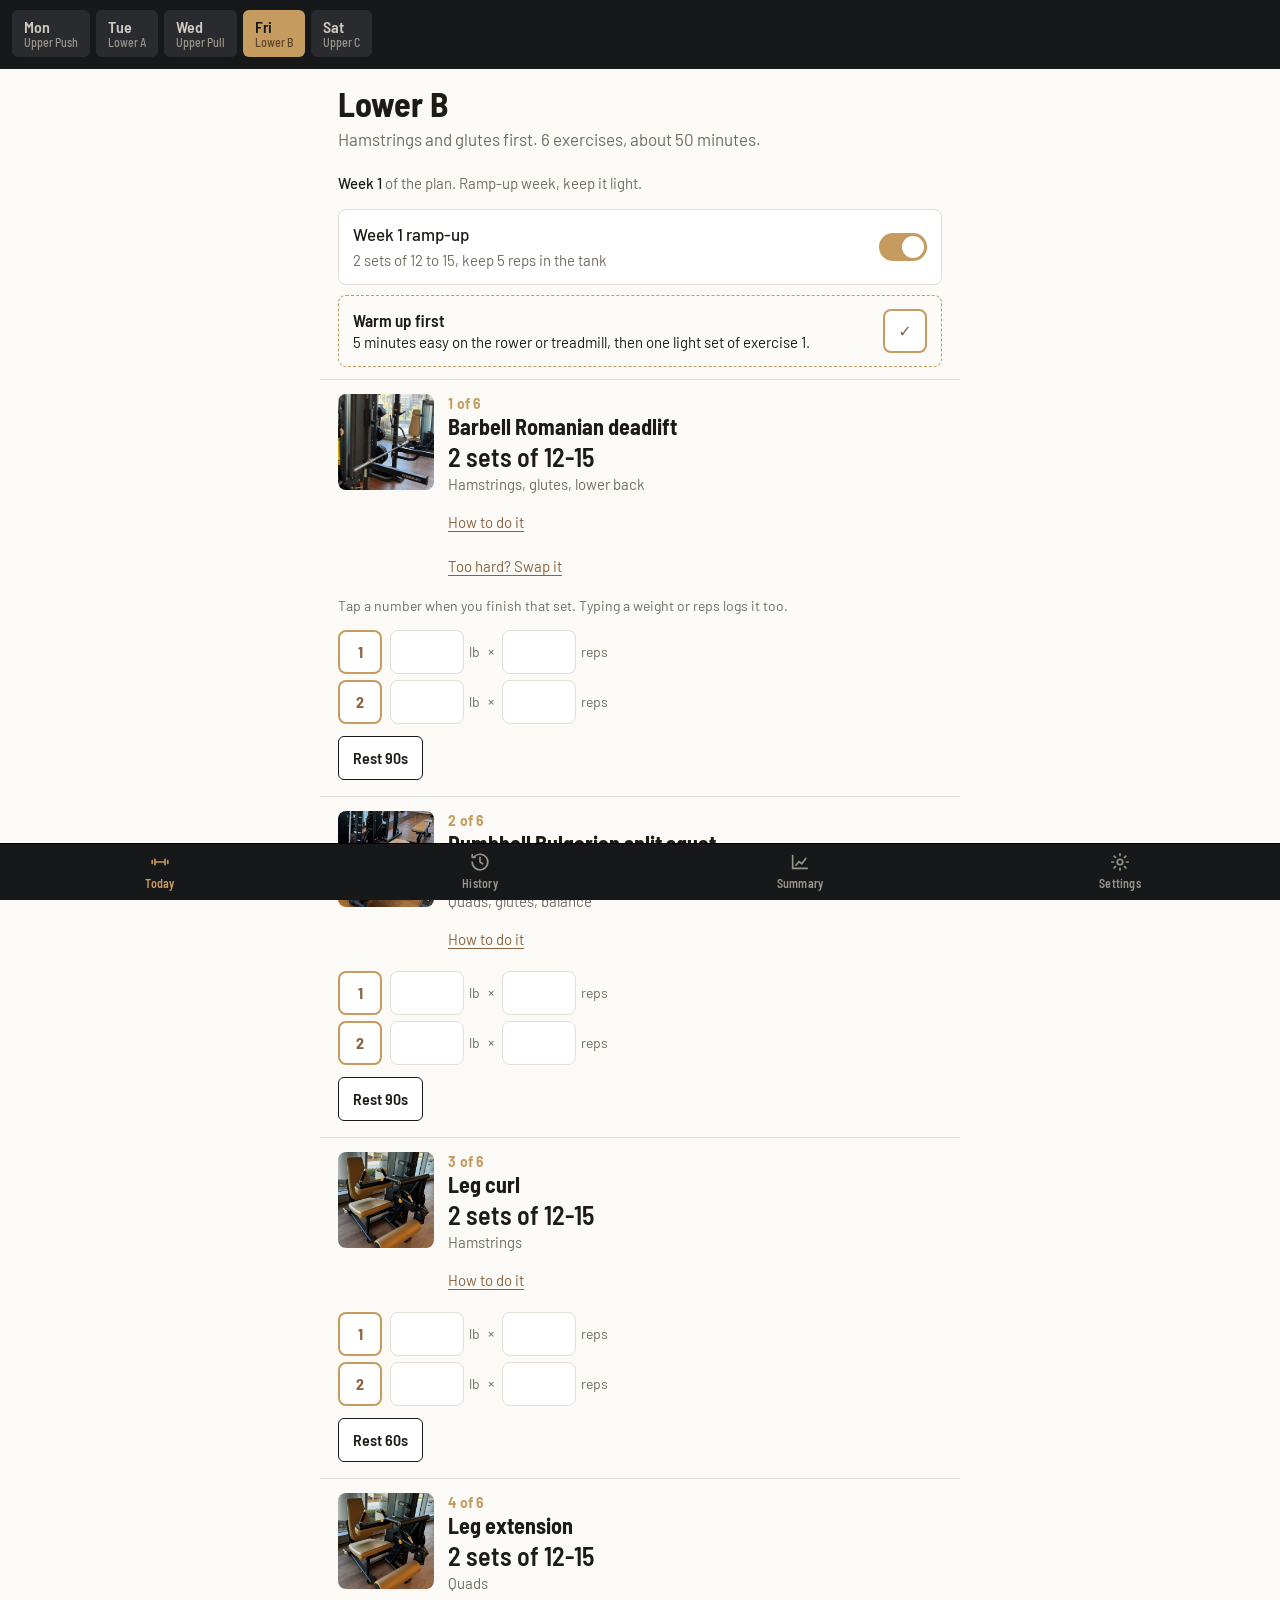
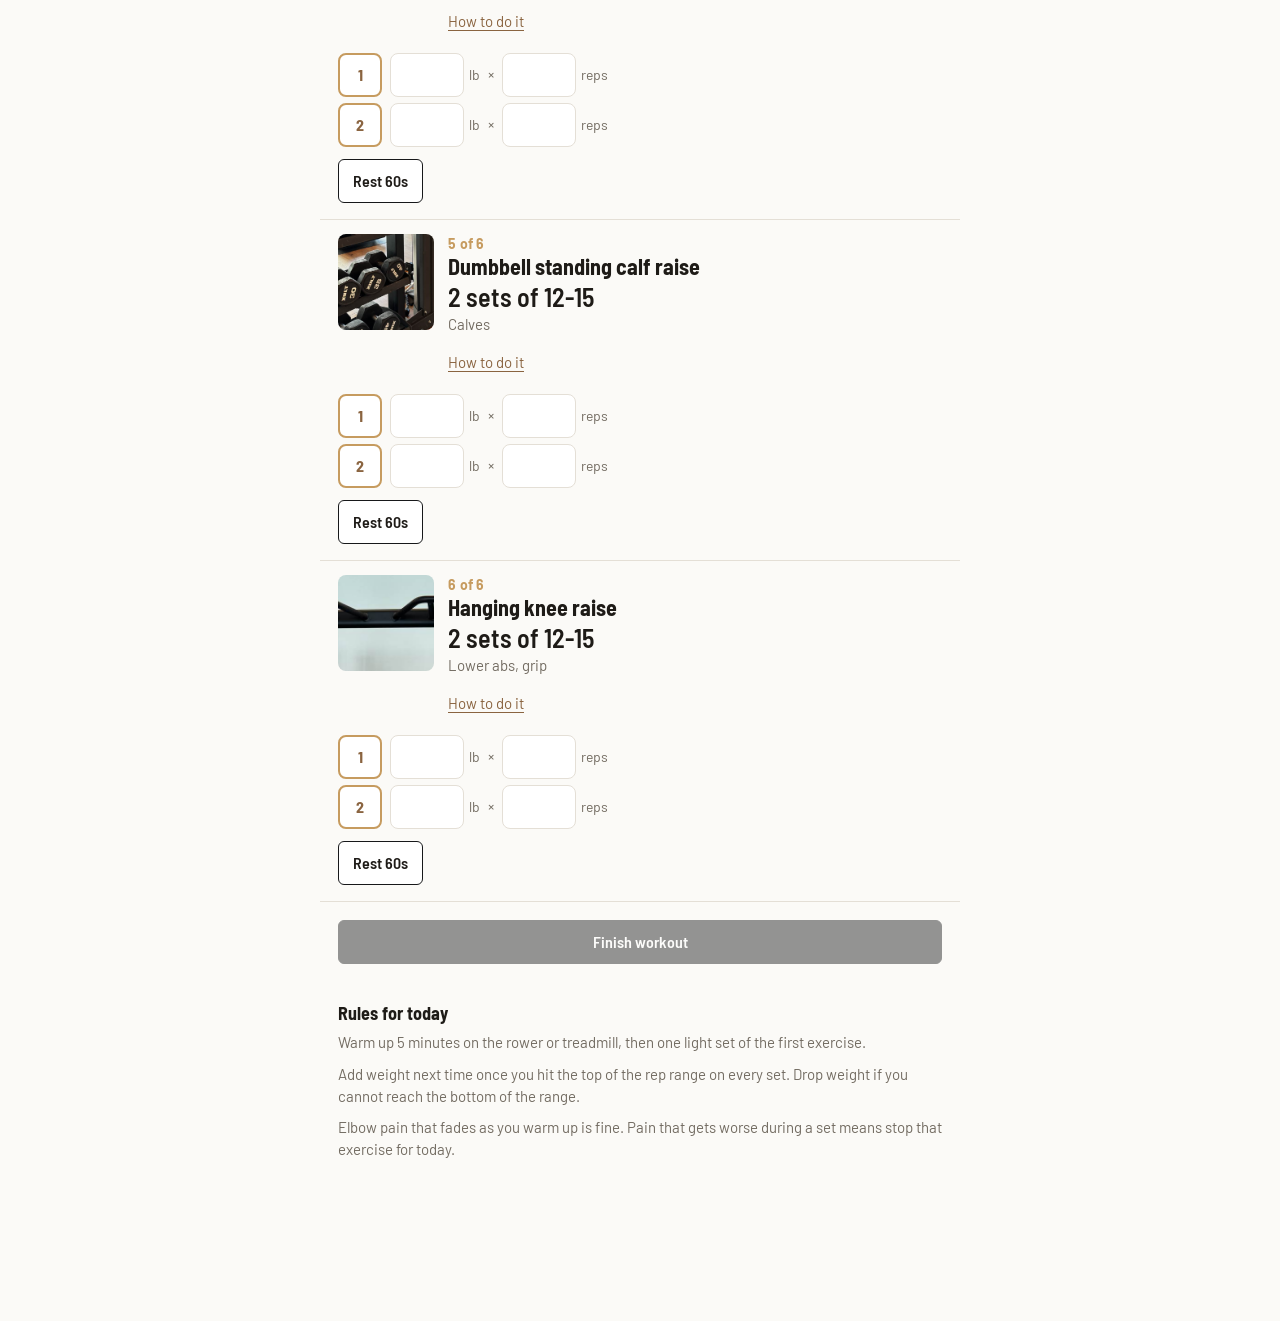
<file: index.html>
<!DOCTYPE html>
<html lang="en">
<head>
<meta charset="utf-8">
<meta name="viewport" content="width=device-width,initial-scale=1,viewport-fit=cover">
<title>Gym plan</title>
<meta name="theme-color" content="#17181a">
<meta name="description" content="Workout tracker for the 5 day plan.">
<link rel="manifest" href="manifest.json">
<meta name="apple-mobile-web-app-capable" content="yes">
<meta name="mobile-web-app-capable" content="yes">
<meta name="apple-mobile-web-app-status-bar-style" content="black">
<meta name="apple-mobile-web-app-title" content="Gym">
<link rel="apple-touch-icon" href="public/icon-180.png">
<link rel="icon" href="public/icon-192.png">
<link rel="preconnect" href="https://fonts.googleapis.com">
<link rel="preconnect" href="https://fonts.gstatic.com" crossorigin>
<link href="https://fonts.googleapis.com/css2?family=Barlow+Semi+Condensed:wght@500;600;700&family=Barlow:wght@400;500&display=swap" rel="stylesheet">
<link rel="stylesheet" href="styles.css">
</head>
<body>
<header class="top" id="top"></header>
<main id="main"></main>

<div class="timer" id="timer" role="status" aria-live="off">
  <div><b id="tm">1:30</b><span id="tlabel">rest, then next set</span></div>
  <button id="tstop" type="button">Done</button>
</div>

<nav class="nav" id="nav">
  <a href="#today" data-route="today">
    <svg viewBox="0 0 24 24" aria-hidden="true"><path d="M6.5 9v6M17.5 9v6M3.5 10.5v3M20.5 10.5v3M6.5 12h11"/></svg>
    <span class="navlab">Today</span>
  </a>
  <a href="#history" data-route="history">
    <svg viewBox="0 0 24 24" aria-hidden="true"><path d="M12 7v5l3 2"/><path d="M3.5 12a8.5 8.5 0 1 0 2.2-5.7"/><path d="M3.5 4v3h3"/></svg>
    <span class="navlab">History</span>
  </a>
  <a href="#summary" data-route="summary">
    <svg viewBox="0 0 24 24" aria-hidden="true"><path d="M4 19V5"/><path d="M4 19h16"/><path d="M7.5 15.5l3.5-4 3 2.5 4.5-6"/></svg>
    <span class="navlab">Summary</span>
  </a>
  <a href="#settings" data-route="settings">
    <svg viewBox="0 0 24 24" aria-hidden="true"><circle cx="12" cy="12" r="3"/><path d="M12 3v2M12 19v2M3 12h2M19 12h2M5.6 5.6l1.4 1.4M17 17l1.4 1.4M18.4 5.6L17 7M7 17l-1.4 1.4"/></svg>
    <span class="navlab">Settings</span>
  </a>
</nav>

<script type="module" src="src/app.js"></script>
</body>
</html>
</file>
<file: styles.css>
/* Palette and type carried over from gym-plan.html:
   near-black steel, tan from the machine leather, off-white paper. */
:root{
  --steel:#17181a; --steel2:#2a2b2e; --tan:#c69b5f; --tan2:#e7cf9e;
  --oak:#8a6440; --paper:#fbfaf7; --ink:#1e1b17; --mute:#736c62;
  --line:#e4dfd6; --ok:#3e7a4c; --warn:#9a3b2f;
  --nav-h:56px;
}
*{box-sizing:border-box}
[hidden]{display:none!important}
html,body{
  margin:0;background:var(--paper);color:var(--ink);
  font-family:Barlow,system-ui,-apple-system,"Helvetica Neue",sans-serif;
  font-size:17px;line-height:1.45;-webkit-text-size-adjust:100%;
  overflow-x:hidden;
}
h1,h2,h3,.big,.tab,.btn,.set,.navlab,.stat b,.timer b{
  font-family:"Barlow Semi Condensed",Barlow,system-ui,sans-serif;
}
img{max-width:100%}
button,input,select{font:inherit}

/* ---------- header ---------- */
.top{position:sticky;top:0;z-index:5;background:var(--steel);color:#fff;padding:env(safe-area-inset-top) 0 0}
.top h1{margin:0;padding:12px 18px 4px;font-size:22px;font-weight:700;letter-spacing:.01em}
.tabs{display:flex;overflow-x:auto;scrollbar-width:none;padding:10px 12px 12px;gap:6px}
.tabs::-webkit-scrollbar{display:none}
.tab{flex:0 0 auto;border:0;background:var(--steel2);color:#cfc9bf;padding:8px 12px;border-radius:6px;
  font-weight:600;font-size:16px;line-height:1.1;text-align:left;cursor:pointer;min-height:44px}
.tab small{display:block;font-weight:500;font-size:12px;color:#9a9388}
.tab.on{background:var(--tan);color:var(--steel)}
.tab.on small{color:#5a4525}
.tab:focus-visible,.btn:focus-visible,.set:focus-visible{outline:2px solid var(--tan2);outline-offset:2px}
.tab .dot{display:inline-block;width:6px;height:6px;border-radius:50%;background:var(--ok);margin-left:5px;vertical-align:middle}
.tab.on .dot{background:var(--steel)}

/* ---------- layout ---------- */
main{max-width:640px;margin:0 auto;padding:0 0 calc(var(--nav-h) + 76px + env(safe-area-inset-bottom))}
.head{padding:18px 18px 8px}
.head h1{margin:0;font-size:34px;line-height:1;font-weight:700}
.head p{margin:6px 0 0;color:var(--mute)}
.pad{padding:0 18px}
.muted{color:var(--mute)}
.empty{margin:28px 18px;padding:22px 18px;border:1px dashed var(--line);border-radius:10px;color:var(--mute);text-align:center}

/* ---------- bottom nav ---------- */
.nav{position:fixed;left:0;right:0;bottom:0;z-index:7;display:flex;background:var(--steel);
  padding-bottom:env(safe-area-inset-bottom);border-top:1px solid #000}
.nav a{flex:1;display:flex;flex-direction:column;align-items:center;justify-content:center;gap:2px;
  min-height:var(--nav-h);color:#9a9388;text-decoration:none;padding:6px 4px}
.nav a.on{color:var(--tan)}
.nav svg{width:22px;height:22px;stroke:currentColor;fill:none;stroke-width:1.8;stroke-linecap:round;stroke-linejoin:round}
.navlab{font-size:12px;font-weight:600;letter-spacing:.02em}

/* ---------- today: cards above the exercises ---------- */
.mode{display:flex;align-items:center;gap:10px;margin:14px 18px 10px;padding:12px 14px;
  border:1px solid var(--line);border-radius:8px;background:#fff}
.mode label{flex:1}
.mode strong{display:block;font-weight:500}
.mode span{color:var(--mute);font-size:15px}
.sw{position:relative;width:48px;height:28px;border-radius:14px;background:#cfc8bb;border:0;cursor:pointer;flex:0 0 auto}
.sw::after{content:"";position:absolute;top:3px;left:3px;width:22px;height:22px;border-radius:50%;background:#fff;transition:transform .15s}
.sw[aria-checked=true]{background:var(--tan)}
.sw[aria-checked=true]::after{transform:translateX(20px)}
.wk{margin:14px 18px 0;font-size:15px;color:var(--mute)}
.wk b{color:var(--ink);font-weight:500}
.warm{margin:0 18px 12px;padding:12px 14px;border:1px dashed var(--tan);border-radius:8px;display:flex;gap:12px;align-items:center}
.warm p{margin:0;flex:1;font-size:15px}
.warm strong{display:block;font-weight:600;font-family:"Barlow Semi Condensed",sans-serif;font-size:17px}
.rest{margin:0 18px 12px;padding:12px 14px;border-radius:8px;background:#fff;border:1px solid var(--line);color:var(--mute);font-size:15px}

/* ---------- exercise ---------- */
.ex{border-top:1px solid var(--line);padding:14px 18px 16px}
.ex:last-of-type{border-bottom:1px solid var(--line)}
.ex.done{background:#f7f5ef}
.row{display:grid;grid-template-columns:96px 1fr;gap:14px;align-items:start}
.ph{width:96px;height:96px;border-radius:8px;object-fit:cover;background:#e6e2da;display:block}
.num{color:var(--tan);font-weight:700;font-size:14px;letter-spacing:.02em}
.ex h2{margin:0;font-size:22px;line-height:1.1;font-weight:700}
.big{margin-top:6px;font-size:26px;line-height:1;font-weight:600}
.big small{font-size:15px;font-weight:500;color:var(--mute);margin-left:4px}
.works{color:var(--mute);font-size:15px;margin-top:4px}
.toggle{margin-top:10px;background:none;border:0;color:var(--oak);font-size:15px;padding:6px 0;cursor:pointer;
  text-decoration:underline;text-underline-offset:3px;min-height:32px}
.more{display:none;margin-top:12px}
.ex.open .more{display:block}
.more>img{width:100%;border-radius:10px;display:block;max-height:420px;object-fit:cover}
.eq{font-size:14px;color:var(--mute);margin:6px 0 10px}
.how{margin:0 0 12px}
.alt{font-size:15px;color:var(--oak);margin:8px 0 0}
.btn{display:inline-flex;align-items:center;justify-content:center;gap:6px;border:1px solid var(--steel);
  background:var(--steel);color:#fff;padding:9px 14px;border-radius:6px;font-weight:600;font-size:16px;
  text-decoration:none;cursor:pointer;min-height:44px}
.btn.ghost{background:#fff;color:var(--ink)}
.btn.wide{width:100%}
.btn[disabled]{opacity:.45;cursor:default}

/* ---------- per-set logging ---------- */
.sets{margin-top:14px;display:flex;flex-direction:column;gap:6px}
.setrow{display:flex;align-items:center;gap:8px}
.set{width:44px;height:44px;flex:0 0 44px;border-radius:8px;border:2px solid var(--tan);background:#fff;
  color:var(--oak);font-weight:700;font-size:16px;cursor:pointer}
.set.done{background:var(--tan);color:var(--steel)}
.fld{display:flex;align-items:center;gap:5px;color:var(--mute);font-size:14px}
.fld input{width:74px;height:44px;border:1px solid var(--line);border-radius:8px;padding:0 8px;
  font-size:16px;background:#fff;text-align:center;color:var(--ink)}
.setrow.done .fld input{background:#fff;border-color:#d8d0c2}
.fld input:focus{outline:2px solid var(--tan);outline-offset:1px;border-color:var(--tan)}
.setrow .x{color:var(--mute);font-size:15px}
.actions{display:flex;gap:8px;align-items:center;margin-top:12px;flex-wrap:wrap}
.last{font-size:14px;color:var(--mute);margin-top:10px}
.up{display:inline-block;background:var(--tan2);color:#5a4525;border-radius:4px;padding:1px 6px;font-size:13px;font-weight:600;margin-left:6px}
.nudge{margin-top:10px;padding:10px 12px;background:#f1ecdf;border-radius:8px;font-size:15px;
  display:flex;gap:10px;align-items:center;flex-wrap:wrap}
.nudge span{flex:1;min-width:150px}
.nudge button{border:1px solid var(--oak);background:#fff;color:var(--oak);border-radius:6px;padding:8px 10px;
  font-weight:600;cursor:pointer;min-height:44px}
.nudge button.on{background:var(--oak);color:#fff}

/* per-exercise progress inside the how-to panel */
.prog{margin-top:14px;padding-top:12px;border-top:1px solid var(--line)}
.prog h3{margin:0 0 8px;font-size:16px;font-weight:600}
.prog ul{list-style:none;margin:0;padding:0;font-size:15px}
.prog li{display:flex;justify-content:space-between;gap:10px;padding:4px 0;border-bottom:1px solid #f0ece4}
.prog li span:last-child{color:var(--mute)}
.spark{display:block;width:100%;height:88px;margin-top:10px;overflow:visible}
.spark .ln{fill:none;stroke:var(--tan);stroke-width:2}
.spark .dt{fill:var(--oak)}
.spark .ax{stroke:var(--line);stroke-width:1}
.spark text{font-size:11px;fill:var(--mute);font-family:Barlow,system-ui,sans-serif}

/* ---------- notes / rules ---------- */
.notes{padding:18px;color:var(--mute);font-size:15px}
.notes h3{color:var(--ink);margin:0 0 6px;font-size:18px}
.notes p{margin:0 0 10px}

/* ---------- finish bar ---------- */
.finish{padding:18px}
.finish .btn{width:100%}
.summary{margin:0 18px 18px;padding:14px;border:1px solid var(--tan);border-radius:10px;background:#fff}
.summary h3{margin:0 0 6px;font-size:19px}
.summary p{margin:0;color:var(--mute);font-size:15px}

/* ---------- rest timer ---------- */
.timer{position:fixed;left:0;right:0;bottom:calc(var(--nav-h) + env(safe-area-inset-bottom));
  background:var(--steel);color:#fff;padding:12px 18px;display:none;align-items:center;justify-content:space-between;z-index:6}
.timer.on{display:flex}
.timer b{font-size:34px;font-weight:600;line-height:1}
.timer span{color:#9a9388;font-size:14px;display:block}
.timer button{background:var(--tan);color:var(--steel);border:0;border-radius:6px;padding:10px 14px;
  font-weight:600;cursor:pointer;min-height:44px}

/* ---------- history ---------- */
.stats{display:grid;grid-template-columns:repeat(3,1fr);gap:8px;padding:14px 18px}
.stat{background:#fff;border:1px solid var(--line);border-radius:8px;padding:10px;text-align:center}
.stat b{display:block;font-size:28px;line-height:1.05;font-weight:700}
.stat span{font-size:13px;color:var(--mute)}
.sess{border-top:1px solid var(--line)}
.sess:last-of-type{border-bottom:1px solid var(--line)}
.sesshd{display:flex;width:100%;align-items:center;gap:10px;background:none;border:0;text-align:left;
  padding:14px 18px;cursor:pointer;min-height:44px;color:inherit}
.sesshd div{flex:1}
.sesshd strong{display:block;font-size:18px;font-weight:600;font-family:"Barlow Semi Condensed",sans-serif}
.sesshd em{font-style:normal;color:var(--mute);font-size:14px}
.chev{color:var(--mute);transition:transform .15s}
.sess.open .chev{transform:rotate(90deg)}
.sessbody{display:none;padding:0 18px 16px}
.sess.open .sessbody{display:block}
.exline{padding:8px 0;border-top:1px solid #f0ece4}
.exline b{font-weight:600;font-size:16px}
.exline .sl{color:var(--mute);font-size:15px}
.tag{display:inline-block;background:var(--tan2);color:#5a4525;border-radius:4px;padding:0 6px;font-size:12px;font-weight:600;margin-left:6px}

/* ---------- settings ---------- */
.card{margin:14px 18px;padding:14px;background:#fff;border:1px solid var(--line);border-radius:10px}
.card h2{margin:0 0 4px;font-size:20px}
.card p{margin:0 0 12px;color:var(--mute);font-size:15px}
.card .btn+.btn{margin-top:8px}
.card input[type=date],.card input[type=text]{width:100%;height:44px;border:1px solid var(--line);
  border-radius:8px;padding:0 10px;background:#fff;margin-bottom:10px}
.danger{border-color:#e0c9c4}
.danger .btn{border-color:var(--warn);background:#fff;color:var(--warn)}
.msg{margin-top:10px;font-size:15px;color:var(--ok)}
.msg.bad{color:var(--warn)}

@media(prefers-reduced-motion:reduce){*{transition:none!important}}

/* ---------- swapping an exercise for an easier alternative ---------- */
.swapped{color:var(--oak);font-size:14px;margin-top:2px}
.swapbtn{display:block}
.hint{margin:12px 0 0;font-size:14px;color:var(--mute)}
.swaplist{margin-top:8px;display:flex;flex-direction:column;gap:6px}
.opt{display:block;width:100%;text-align:left;border:1px solid var(--line);background:#fff;
  border-radius:8px;padding:10px 12px;min-height:44px;cursor:pointer;color:inherit}
.opt b{display:block;font-family:"Barlow Semi Condensed",Barlow,sans-serif;font-size:17px;font-weight:600}
.opt span{display:block;color:var(--mute);font-size:14px;line-height:1.35;margin-top:2px}
.opt.on{border-color:var(--tan);background:#faf5eb}
.opt.on b::after{content:" ·  in use";color:var(--oak);font-weight:600;font-size:14px}
.opt:focus-visible{outline:2px solid var(--tan);outline-offset:2px}
.swapnote{margin:2px 0 0;font-size:14px;color:var(--mute)}
</file>
